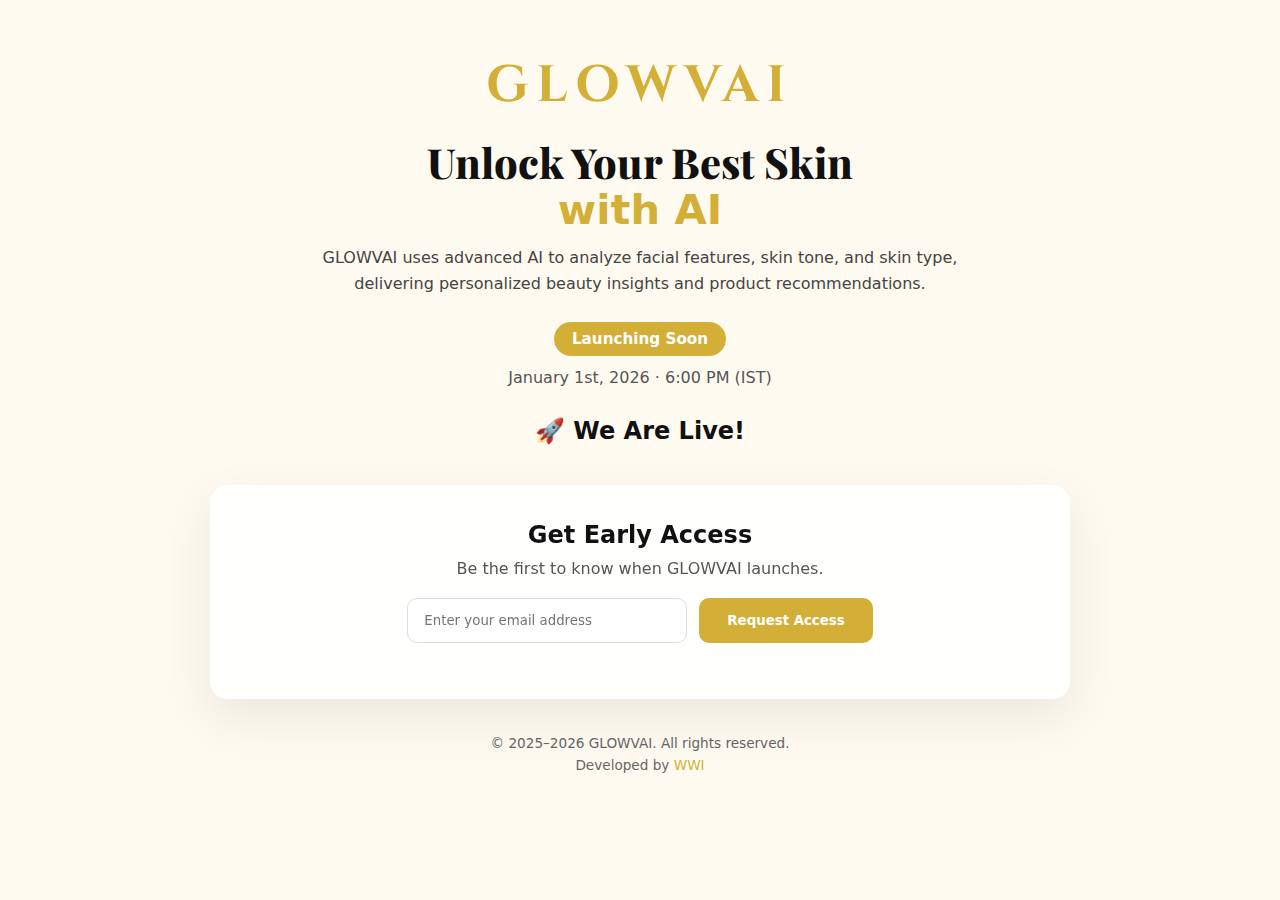
<file: index.html>
<!DOCTYPE html>
<html lang="en">
<head>
  <meta charset="UTF-8" />
  <meta name="viewport" content="width=device-width, initial-scale=1.0"/>
  <title>GLOWVAI — Coming Soon</title>
   <link href="https://fonts.googleapis.com/css2?family=Cinzel:wght@600;700&display=swap" rel="stylesheet">

  <link rel="stylesheet" href="style.css" />
</head>
<body>

  <main class="container">

    <h2 class="logo-heading">
  GLOWVAI<br>
  
</h1>

    <!-- Hero -->
    <h1>
      Unlock Your Best Skin<br><span class="sub-line">with AI</span>
    </h1>

    <p class="subtitle">
      GLOWVAI uses advanced AI to analyze facial features, skin tone, and skin type,
      delivering personalized beauty insights and product recommendations.
    </p>

    <span class="badge">
      <span class="badge-text">Launching Soon</span>
      <span class="badge-pulse"></span>
    </span>
    <p class="launch-date">January 1st, 2026 · 6:00 PM (IST)</p>

    <!-- Countdown -->
    <div id="countdown" class="countdown">
      <div><span id="days">00</span><small>Days</small></div>
      <div><span id="hours">00</span><small>Hours</small></div>
      <div><span id="minutes">00</span><small>Minutes</small></div>
      <div><span id="seconds">00</span><small>Seconds</small></div>
    </div>

    <!-- Subscribe -->
    <div class="subscribe-box">
  <h2>Get Early Access</h2>
  <p>Be the first to know when GLOWVAI launches.</p>

  <form id="subscribeForm">
    <input
      type="email"
      id="email"
      placeholder="Enter your email address"
      required
    />
    <button type="submit">Request Access</button>
  </form>

  <p id="message" class="message"></p>
</div>


    <!-- Footer -->
    <footer>
      <p>© 2025–2026 GLOWVAI. All rights reserved.</p>
      <p class="disclaimer">
      Developed by <a href="https://wwi.org.in"  target="_blank">WWI</a>  </p>
    </footer>

  </main>

  <!-- Countdown logic -->
  <script src="app.js"></script>

</body>
</html>
</file>
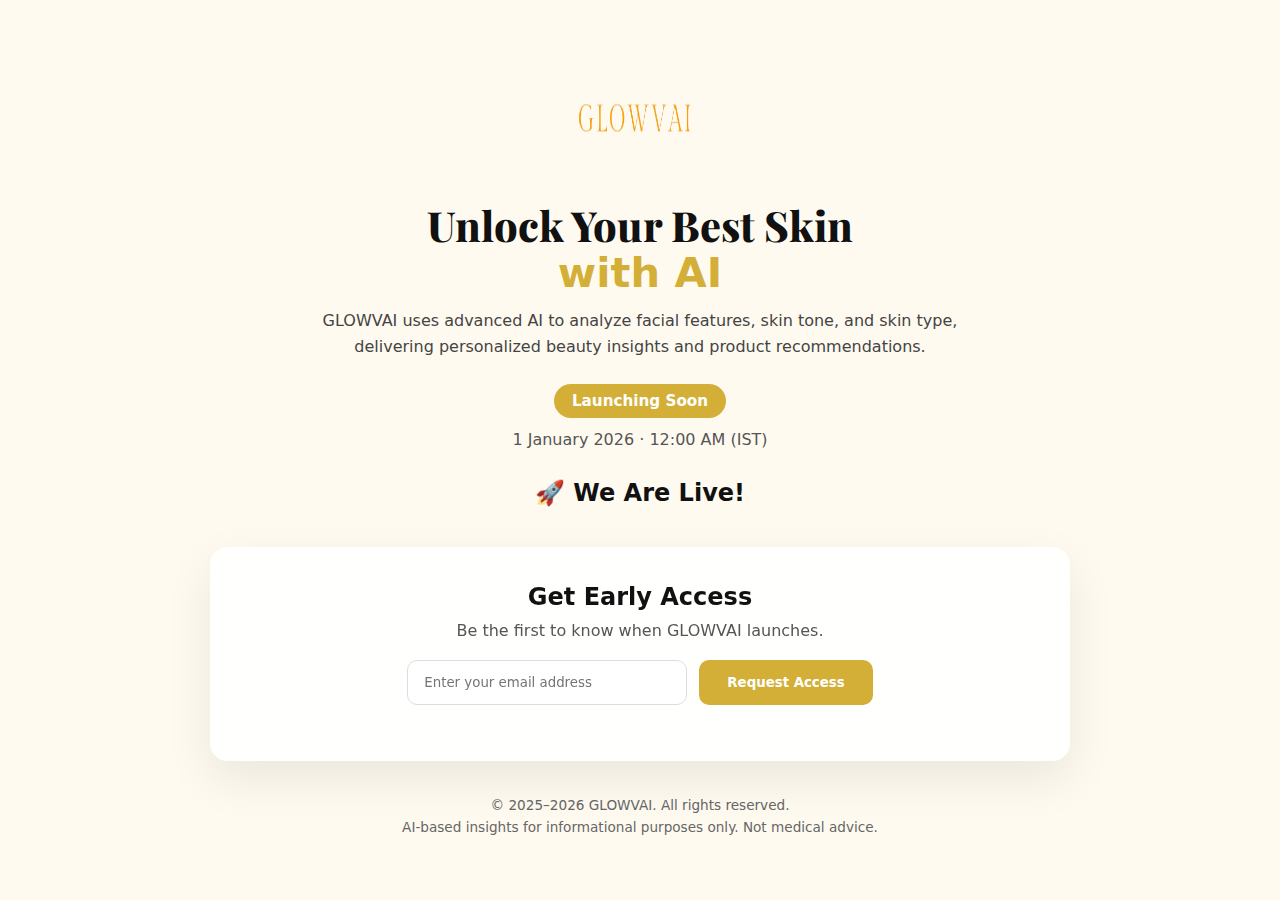
<file: frontend/index.html>
<!DOCTYPE html>
<html lang="en">
<head>
  <meta charset="UTF-8" />
  <meta name="viewport" content="width=device-width, initial-scale=1.0"/>
  <title>GLOWVAI — Coming Soon</title>

  <link rel="stylesheet" href="style.css" />
</head>
<body>

  <main class="container">

    <!-- Logo -->
    <img src="assets/logo.png" alt="GLOWVAI Logo" class="logo" height="110px" ,width="200px">

    <!-- Hero -->
    <h1>
      Unlock Your Best Skin<br><span class="sub-line">with AI</span>
    </h1>

    <p class="subtitle">
      GLOWVAI uses advanced AI to analyze facial features, skin tone, and skin type,
      delivering personalized beauty insights and product recommendations.
    </p>

    <span class="badge">
      <span class="badge-text">Launching Soon</span>
      <span class="badge-pulse"></span>
    </span>
    <p class="launch-date">1 January 2026 · 12:00 AM (IST)</p>

    <!-- Countdown -->
    <div id="countdown" class="countdown">
      <div><span id="days">00</span><small>Days</small></div>
      <div><span id="hours">00</span><small>Hours</small></div>
      <div><span id="minutes">00</span><small>Minutes</small></div>
      <div><span id="seconds">00</span><small>Seconds</small></div>
    </div>

    <!-- Subscribe -->
    <div class="subscribe-box">
  <h2>Get Early Access</h2>
  <p>Be the first to know when GLOWVAI launches.</p>

  <form id="subscribeForm">
    <input
      type="email"
      id="email"
      placeholder="Enter your email address"
      required
    />
    <button type="submit">Request Access</button>
  </form>

  <p id="message" class="message"></p>
</div>


    <!-- Footer -->
    <footer>
      <p>© 2025–2026 GLOWVAI. All rights reserved.</p>
      <p class="disclaimer">
        AI-based insights for informational purposes only. Not medical advice.
      </p>
    </footer>

  </main>

  <!-- Countdown logic -->
  <script src="app.js"></script>

</body>
</html>
</file>
<file: style.css>
@import url('https://fonts.googleapis.com/css2?family=Playfair+Display:wght@400;600;700;900&display=swap');

:root {
  --bg: #fffaf0; /* off-white */
  --text: #111111;
  --accent: #d4af37; /* gold */
  --card: #ffffff;
}

* {
  margin: 0;
  padding: 0;
  box-sizing: border-box;
  font-family: Inter, system-ui, sans-serif;
}

body {
  min-height: 100vh;
  background: var(--bg);
  color: var(--text);
}

.container {
  max-width: 900px;
  margin: auto;
  padding: 60px 20px;
  text-align: center;
}

.logo {
  width: 140px;
  margin-bottom: 30px;
}

h1 {
  font-family: 'Playfair Display', serif;
  font-size: 2.6rem;
  font-weight: 800;
  margin-bottom: 15px;
  line-height: 1;
  text-align: center;
}

h1 .main-line {
  display: block;
  white-space: nowrap;
}

h1 .sub-line {
  display: block;
  color: var(--accent);
  font-size: 2.6rem;
  font-weight: 800;
  margin-top: 6px;
}

.subtitle {
  color: #444;
  max-width: 700px;
  margin: 0 auto 25px;
  line-height: 1.6;
}

.badge {
  display: inline-block;
  background: var(--accent);
  color: #fff;
  padding: 8px 18px;
  border-radius: 999px;
  font-size: 0.95rem;
  font-weight: 700;
}

.launch-date {
  margin: 12px 0 30px;
  color: #555;
}

.countdown {
  display: flex;
  justify-content: center;
  gap: 16px;
  margin-bottom: 40px;
  flex-wrap: wrap;
}

.countdown div {
  background: var(--card);
  padding: 18px 20px;
  border-radius: 16px;
  min-width: 84px;
  box-shadow: 0 6px 18px rgba(0,0,0,0.06);
  display: flex;
  flex-direction: column;
  align-items: center;
  justify-content: center;
}

.countdown span {
  font-size: 2.2rem;
  font-weight: 800;
}

.countdown small {
  display: block;
  margin-top: 8px;
  color: #333;
  font-size: 0.85rem;
}

.subscribe-box {
  background: rgba(255, 255, 255, 0.9);
  backdrop-filter: blur(6px);
  padding: 36px;
  border-radius: 18px;
  box-shadow: 0 18px 48px rgba(0,0,0,0.08);
  margin-bottom: 36px;
}

.subscribe-box h2 {
  margin-bottom: 10px;
}

.subscribe-box p {
  color: #555;
  margin-bottom: 20px;
}

form {
  display: flex;
  gap: 12px;
  justify-content: center;
  flex-wrap: wrap;
}

input {
  padding: 14px 16px;
  width: 280px;
  border-radius: 10px;
  border: 1px solid #ddd;
  outline: none;
}

button {
  padding: 14px 28px;
  border-radius: 10px;
  border: none;
  background: var(--accent);
  color: white;
  font-weight: 600;
  cursor: pointer;
  transition: transform 0.2s ease, opacity 0.2s ease;
}

button:hover {
  transform: scale(1.05);
  opacity: 0.9;
}

.message {
  margin-top: 15px;
  font-weight: 500;
}

footer {
  font-size: 0.85rem;
  color: #666;
}
a{
  color: var(--accent);
  text-decoration: none;
}
.disclaimer {
  margin-top: 6px;
}

/* Responsive tweaks for small screens */
@media (max-width: 480px) {
  .container { padding: 36px 14px; }
  h1 { font-size: 1.9rem; }
  h1 .sub-line { font-size: 2rem; }
  .logo { width: 120px; }
  .countdown span { font-size: 1.7rem; }
  .countdown div { min-width: 66px; padding: 14px; }
  input { width: 100%; max-width: 320px; }
}



.logo-heading {
  font-family: 'Cinzel', serif;
  font-size: 3.2rem;
  font-weight: 700;
  line-height: 1;
  letter-spacing: 0.14em;
  margin-bottom: 30px;
  color: #d4af37;
  text-align: center;
}

.logo-heading .sub-line {
  display: block;
  color: #d4af37; /* gold */
  font-size: 3.2rem;
  font-weight: 700;
  margin-top: 6px;
}


/* Disable text selection for logo & hero */
.logo-heading,
h1 , h2  {
  user-select: none;
  -webkit-user-select: none;
  -ms-user-select: none;
}

/* Mobile view adjustments */
@media (max-width: 480px) {
  .logo-heading {
    font-size: 2.1rem;      /* slightly smaller */
    letter-spacing: 0.12em; /* tighter spacing */
    margin-bottom: 22px;
  }
}
</file>
<file: frontend/style.css>
@import url('https://fonts.googleapis.com/css2?family=Playfair+Display:wght@400;600;700;900&display=swap');

:root {
  --bg: #fffaf0; /* off-white */
  --text: #111111;
  --accent: #d4af37; /* gold */
  --card: #ffffff;
}

* {
  margin: 0;
  padding: 0;
  box-sizing: border-box;
  font-family: Inter, system-ui, sans-serif;
}

body {
  min-height: 100vh;
  background: var(--bg);
  color: var(--text);
}

.container {
  max-width: 900px;
  margin: auto;
  padding: 60px 20px;
  text-align: center;
}

.logo {
  width: 140px;
  margin-bottom: 30px;
}

h1 {
  font-family: 'Playfair Display', serif;
  font-size: 2.6rem;
  font-weight: 800;
  margin-bottom: 15px;
  line-height: 1;
  text-align: center;
}

h1 .main-line {
  display: block;
  white-space: nowrap;
}

h1 .sub-line {
  display: block;
  color: var(--accent);
  font-size: 2.6rem;
  font-weight: 800;
  margin-top: 6px;
}

.subtitle {
  color: #444;
  max-width: 700px;
  margin: 0 auto 25px;
  line-height: 1.6;
}

.badge {
  display: inline-block;
  background: var(--accent);
  color: #fff;
  padding: 8px 18px;
  border-radius: 999px;
  font-size: 0.95rem;
  font-weight: 700;
}

.launch-date {
  margin: 12px 0 30px;
  color: #555;
}

.countdown {
  display: flex;
  justify-content: center;
  gap: 16px;
  margin-bottom: 40px;
  flex-wrap: wrap;
}

.countdown div {
  background: var(--card);
  padding: 18px 20px;
  border-radius: 16px;
  min-width: 84px;
  box-shadow: 0 6px 18px rgba(0,0,0,0.06);
  display: flex;
  flex-direction: column;
  align-items: center;
  justify-content: center;
}

.countdown span {
  font-size: 2.2rem;
  font-weight: 800;
}

.countdown small {
  display: block;
  margin-top: 8px;
  color: #333;
  font-size: 0.85rem;
}

.subscribe-box {
  background: rgba(255, 255, 255, 0.9);
  backdrop-filter: blur(6px);
  padding: 36px;
  border-radius: 18px;
  box-shadow: 0 18px 48px rgba(0,0,0,0.08);
  margin-bottom: 36px;
}

.subscribe-box h2 {
  margin-bottom: 10px;
}

.subscribe-box p {
  color: #555;
  margin-bottom: 20px;
}

form {
  display: flex;
  gap: 12px;
  justify-content: center;
  flex-wrap: wrap;
}

input {
  padding: 14px 16px;
  width: 280px;
  border-radius: 10px;
  border: 1px solid #ddd;
  outline: none;
}

button {
  padding: 14px 28px;
  border-radius: 10px;
  border: none;
  background: var(--accent);
  color: white;
  font-weight: 600;
  cursor: pointer;
  transition: transform 0.2s ease, opacity 0.2s ease;
}

button:hover {
  transform: scale(1.05);
  opacity: 0.9;
}

.message {
  margin-top: 15px;
  font-weight: 500;
}

footer {
  font-size: 0.85rem;
  color: #666;
}

.disclaimer {
  margin-top: 6px;
}

/* Responsive tweaks for small screens */
@media (max-width: 480px) {
  .container { padding: 36px 14px; }
  h1 { font-size: 1.9rem; }
  h1 .sub-line { font-size: 2rem; }
  .logo { width: 120px; }
  .countdown span { font-size: 1.7rem; }
  .countdown div { min-width: 66px; padding: 14px; }
  input { width: 100%; max-width: 320px; }
}
</file>
